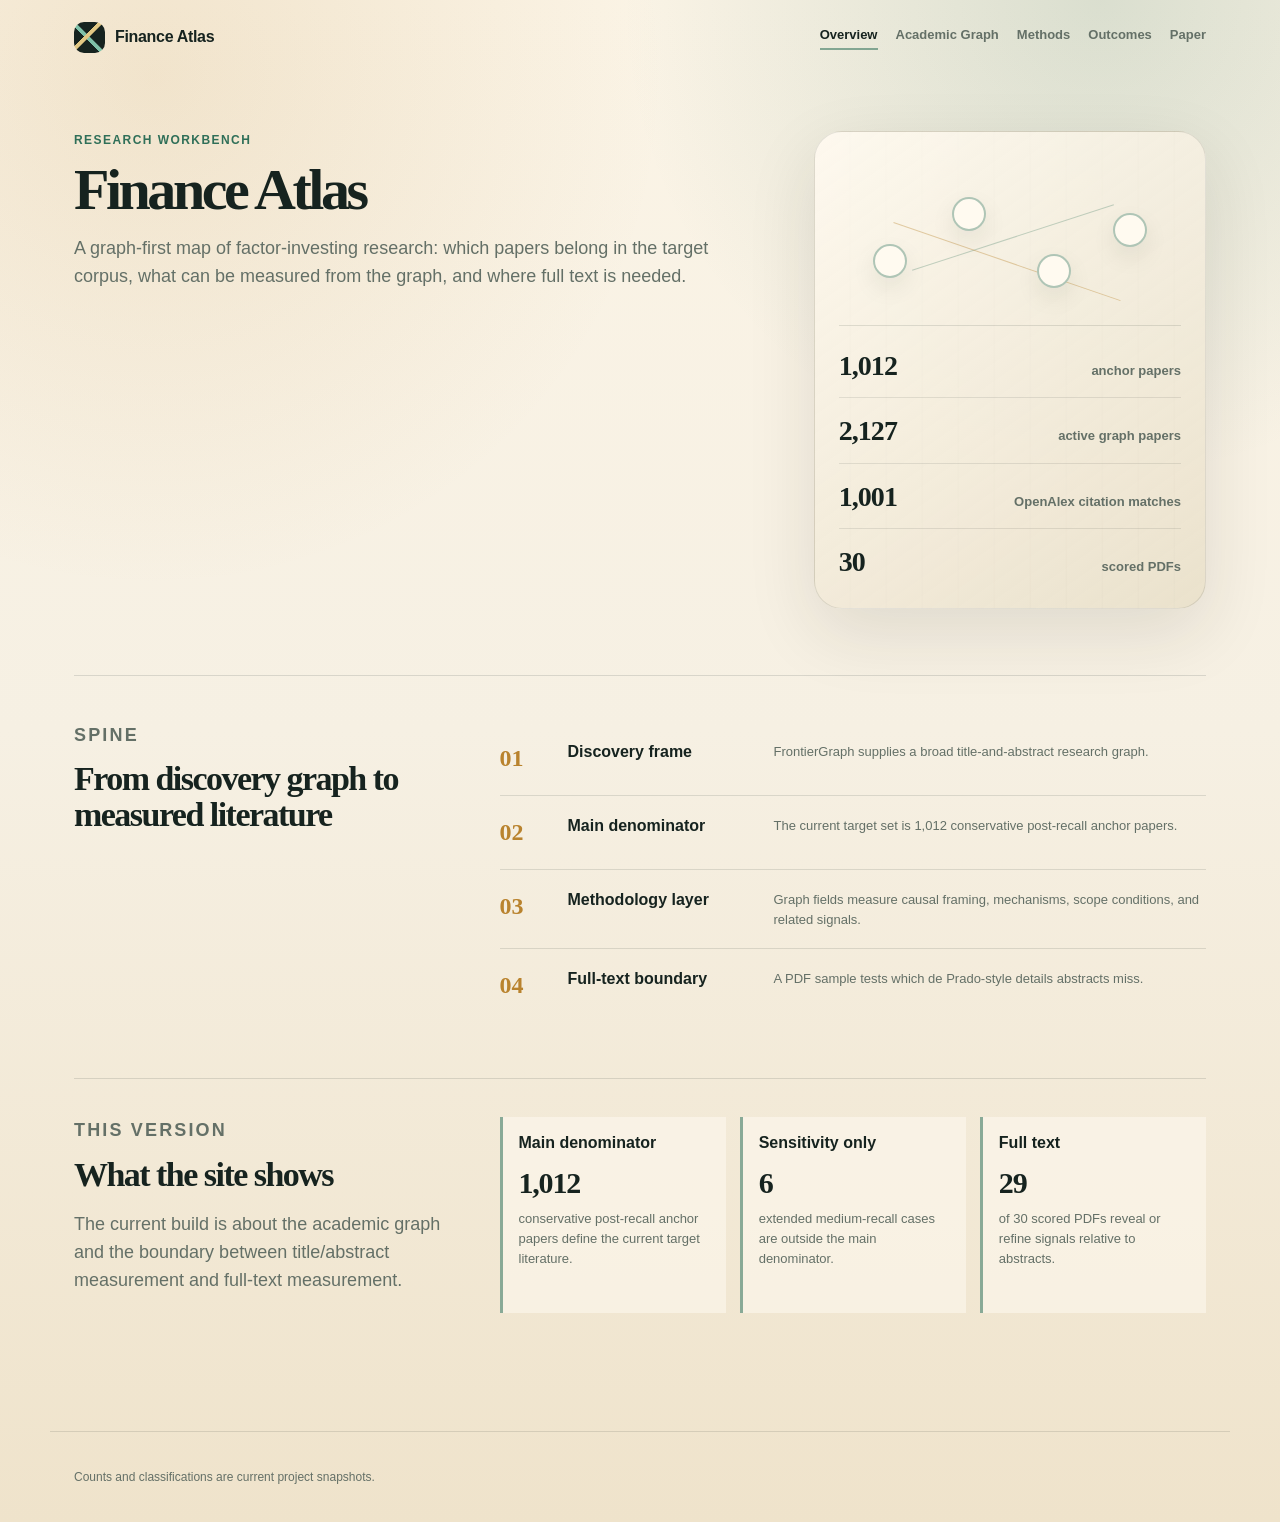
<file: index.html>
<!doctype html>
<html lang="en">
  <head>
    <meta charset="utf-8" />
    <meta name="viewport" content="width=device-width, initial-scale=1" />
    <title>Finance Atlas</title>
    <meta
      name="description"
      content="A graph-first research map for factor-investing papers, methodology signals, and downstream finance outcomes."
    />
    <link rel="icon" href="assets/favicon.svg" type="image/svg+xml" />
    <link rel="stylesheet" href="styles.css" />
  </head>
  <body data-page="home">
    <header class="site-header">
      <a class="brand" href="index.html" aria-label="Finance Atlas home">
        <span class="brand-mark" aria-hidden="true"></span>
        <span>Finance Atlas</span>
      </a>
      <nav class="top-nav" aria-label="Primary navigation">
        <a class="active" href="index.html">Overview</a>
        <a href="academic-map.html">Academic Graph</a>
        <a href="methods.html">Methods</a>
        <a href="bridge.html">Outcomes</a>
        <a href="paper.html">Paper</a>
      </nav>
    </header>

    <main>
      <section class="hero">
        <div class="hero-copy">
          <p class="eyebrow">Research workbench</p>
          <h1>Finance Atlas</h1>
          <p>
            A graph-first map of factor-investing research: which papers belong in the
            target corpus, what can be measured from the graph, and where full text is needed.
          </p>
        </div>
        <aside class="hero-aside" aria-label="Current snapshot">
          <div class="constellation" aria-hidden="true">
            <span></span><span></span><span></span><span></span>
          </div>
          <div class="metric-stack" data-home-metrics></div>
        </aside>
      </section>

      <section class="section-grid">
        <div class="section-copy">
          <p class="eyebrow">Spine</p>
          <h2>From discovery graph to measured literature</h2>
        </div>
        <ol class="workflow-list" data-home-workflow></ol>
      </section>

      <section class="section-grid compact">
        <div class="section-copy">
          <p class="eyebrow">This version</p>
          <h2>What the site shows</h2>
          <p>
            The current build is about the academic graph and the boundary between
            title/abstract measurement and full-text measurement.
          </p>
        </div>
        <div class="findings" data-home-findings></div>
      </section>
    </main>

    <footer class="site-footer">
      <p>Counts and classifications are current project snapshots.</p>
    </footer>

    <script src="app.js" type="module"></script>
  </body>
</html>
</file>
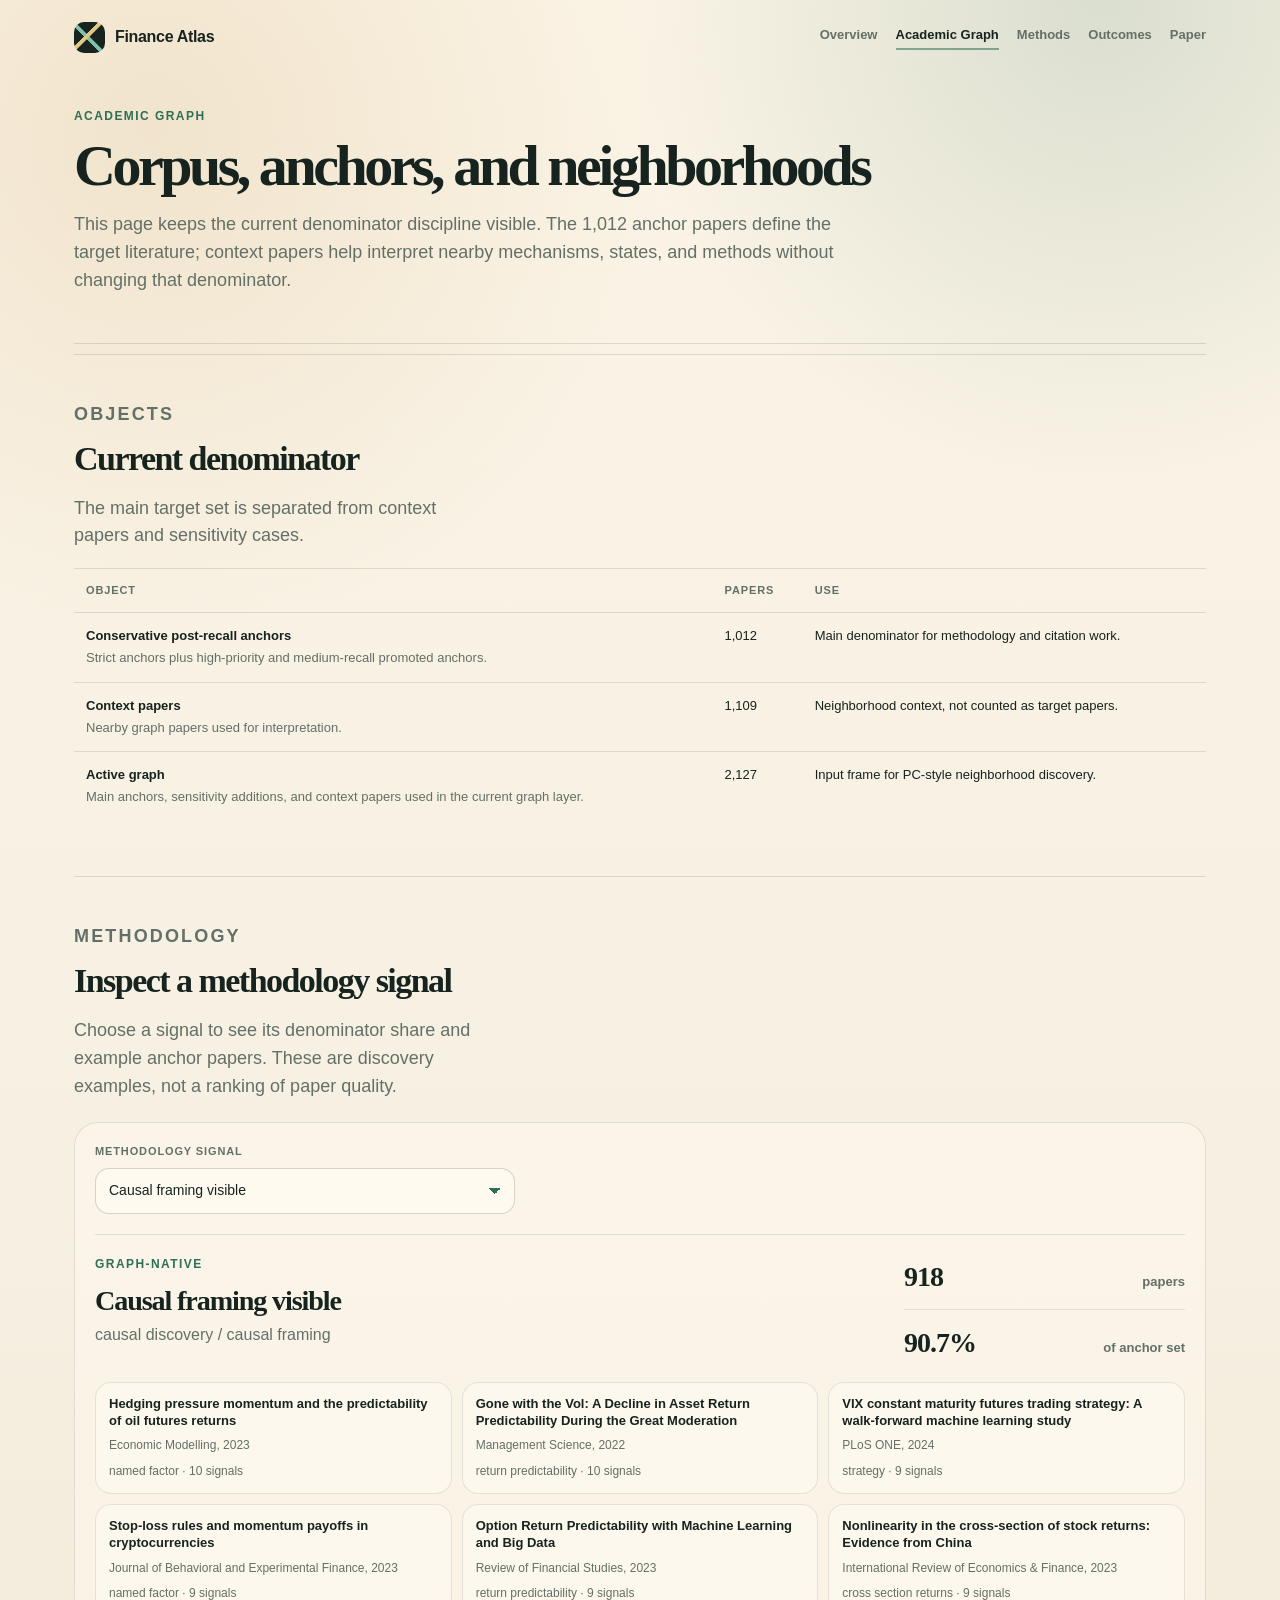
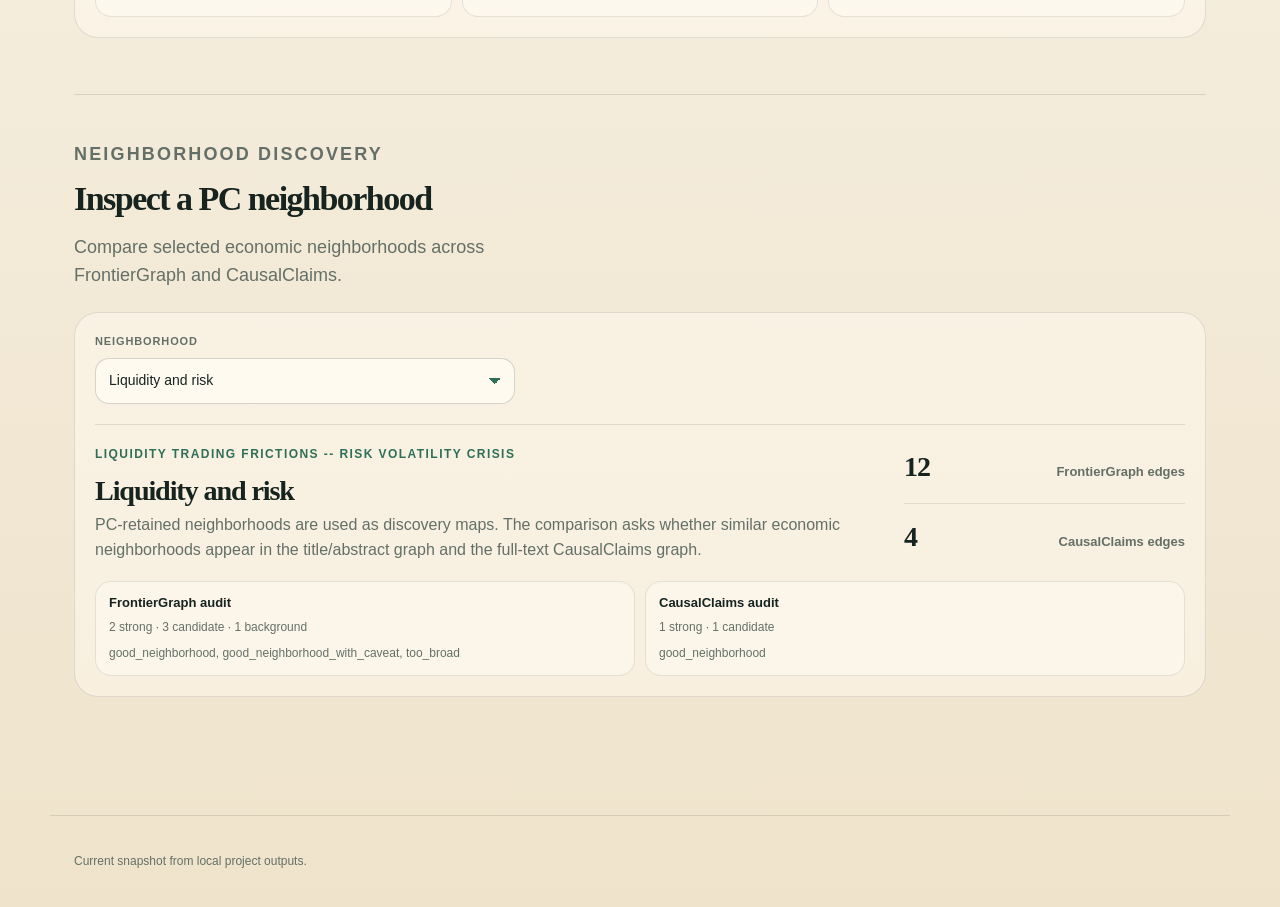
<file: academic-map.html>
<!doctype html>
<html lang="en">
  <head>
    <meta charset="utf-8" />
    <meta name="viewport" content="width=device-width, initial-scale=1" />
    <title>Academic Graph · Finance Atlas</title>
    <meta name="description" content="Academic corpus, graph neighborhoods, PC-style discovery, and methodology signals." />
    <link rel="icon" href="assets/favicon.svg" type="image/svg+xml" />
    <link rel="stylesheet" href="styles.css" />
  </head>
  <body data-page="academic">
    <header class="site-header">
      <a class="brand" href="index.html"><span class="brand-mark" aria-hidden="true"></span><span>Finance Atlas</span></a>
      <nav class="top-nav" aria-label="Primary navigation">
        <a href="index.html">Overview</a>
        <a class="active" href="academic-map.html">Academic Graph</a>
        <a href="methods.html">Methods</a>
        <a href="bridge.html">Outcomes</a>
        <a href="paper.html">Paper</a>
      </nav>
    </header>

    <main>
      <section class="page-hero">
        <p class="eyebrow">Academic graph</p>
        <h1>Corpus, anchors, and neighborhoods</h1>
        <p>
          This page keeps the current denominator discipline visible. The 1,012 anchor papers
          define the target literature; context papers help interpret nearby mechanisms, states,
          and methods without changing that denominator.
        </p>
      </section>

      <section class="panel-section">
        <div class="section-copy">
          <p class="eyebrow">Objects</p>
          <h2>Current denominator</h2>
          <p>The main target set is separated from context papers and sensitivity cases.</p>
        </div>
        <div data-denominator-summary></div>
      </section>

      <section class="panel-section">
        <div class="section-copy">
          <p class="eyebrow">Methodology</p>
          <h2>Inspect a methodology signal</h2>
          <p>
            Choose a signal to see its denominator share and example anchor papers.
            These are discovery examples, not a ranking of paper quality.
          </p>
        </div>
        <div data-methodology-explorer></div>
      </section>

      <section class="panel-section">
        <div class="section-copy">
          <p class="eyebrow">Neighborhood discovery</p>
          <h2>Inspect a PC neighborhood</h2>
          <p>
            Compare selected economic neighborhoods across FrontierGraph and CausalClaims.
          </p>
        </div>
        <div data-pc-explorer></div>
      </section>
    </main>

    <footer class="site-footer"><p>Current snapshot from local project outputs.</p></footer>
    <script src="app.js" type="module"></script>
  </body>
</html>
</file>
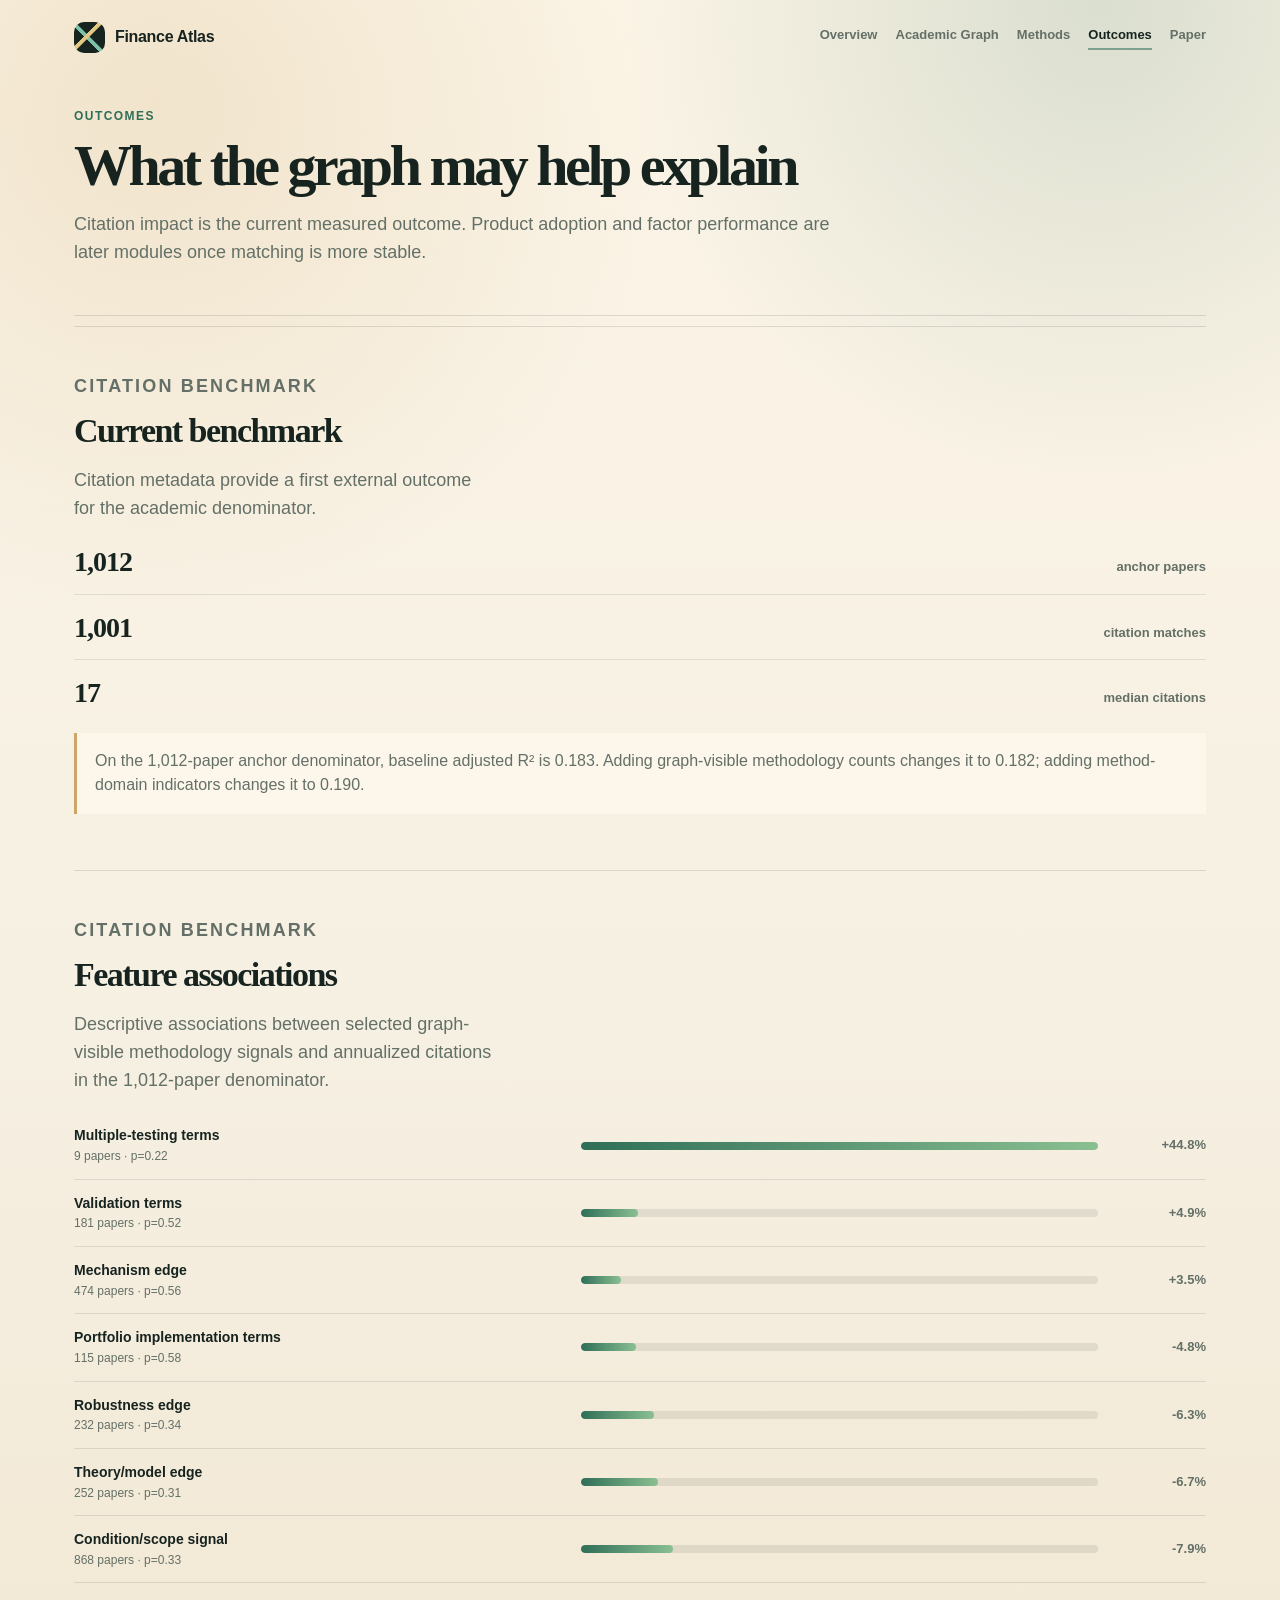
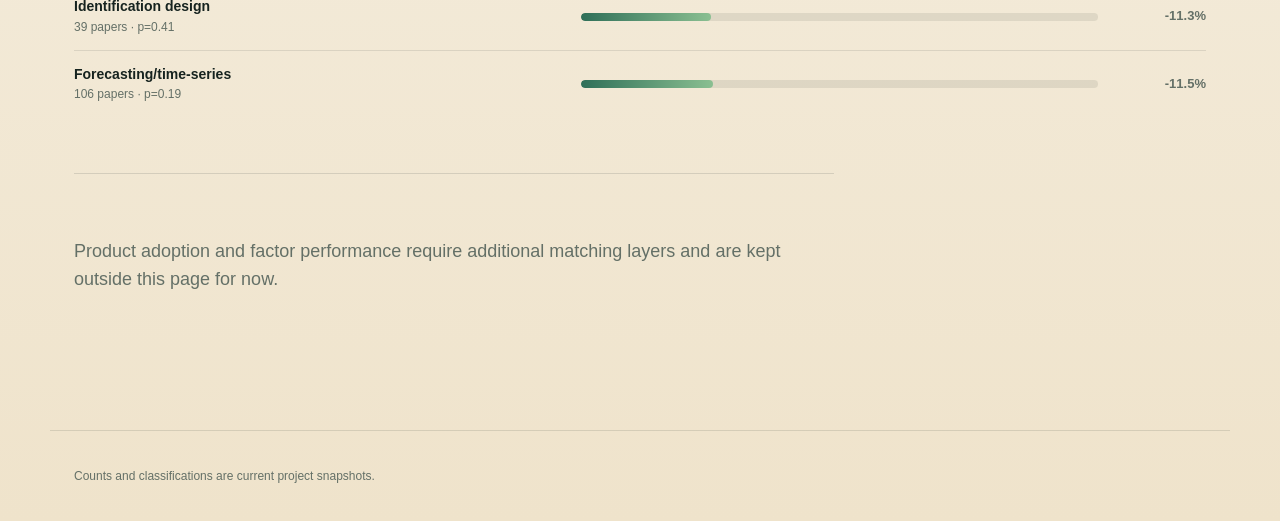
<file: bridge.html>
<!doctype html>
<html lang="en">
  <head>
    <meta charset="utf-8" />
    <meta name="viewport" content="width=device-width, initial-scale=1" />
    <title>Outcomes · Finance Atlas</title>
    <meta name="description" content="Outcome modules for citation impact, product adoption, and factor performance." />
    <link rel="icon" href="assets/favicon.svg" type="image/svg+xml" />
    <link rel="stylesheet" href="styles.css" />
  </head>
  <body data-page="outcomes">
    <header class="site-header">
      <a class="brand" href="index.html"><span class="brand-mark" aria-hidden="true"></span><span>Finance Atlas</span></a>
      <nav class="top-nav" aria-label="Primary navigation">
        <a href="index.html">Overview</a>
        <a href="academic-map.html">Academic Graph</a>
        <a href="methods.html">Methods</a>
        <a class="active" href="bridge.html">Outcomes</a>
        <a href="paper.html">Paper</a>
      </nav>
    </header>

    <main>
      <section class="page-hero">
        <p class="eyebrow">Outcomes</p>
        <h1>What the graph may help explain</h1>
        <p>
          Citation impact is the current measured outcome. Product adoption and factor
          performance are later modules once matching is more stable.
        </p>
      </section>

      <section class="panel-section">
        <div class="section-copy">
          <p class="eyebrow">Citation benchmark</p>
          <h2>Current benchmark</h2>
          <p>
            Citation metadata provide a first external outcome for the academic denominator.
          </p>
        </div>
        <div data-citation></div>
      </section>

      <section class="panel-section">
        <div class="section-copy">
          <p class="eyebrow">Citation benchmark</p>
          <h2>Feature associations</h2>
          <p>
            Descriptive associations between selected graph-visible methodology signals and
            annualized citations in the 1,012-paper denominator.
          </p>
        </div>
        <div data-citation-features></div>
      </section>

      <section class="panel-section compact-note">
        <p>
          Product adoption and factor performance require additional matching layers and are
          kept outside this page for now.
        </p>
      </section>
    </main>

    <footer class="site-footer"><p>Counts and classifications are current project snapshots.</p></footer>
    <script src="app.js" type="module"></script>
  </body>
</html>
</file>
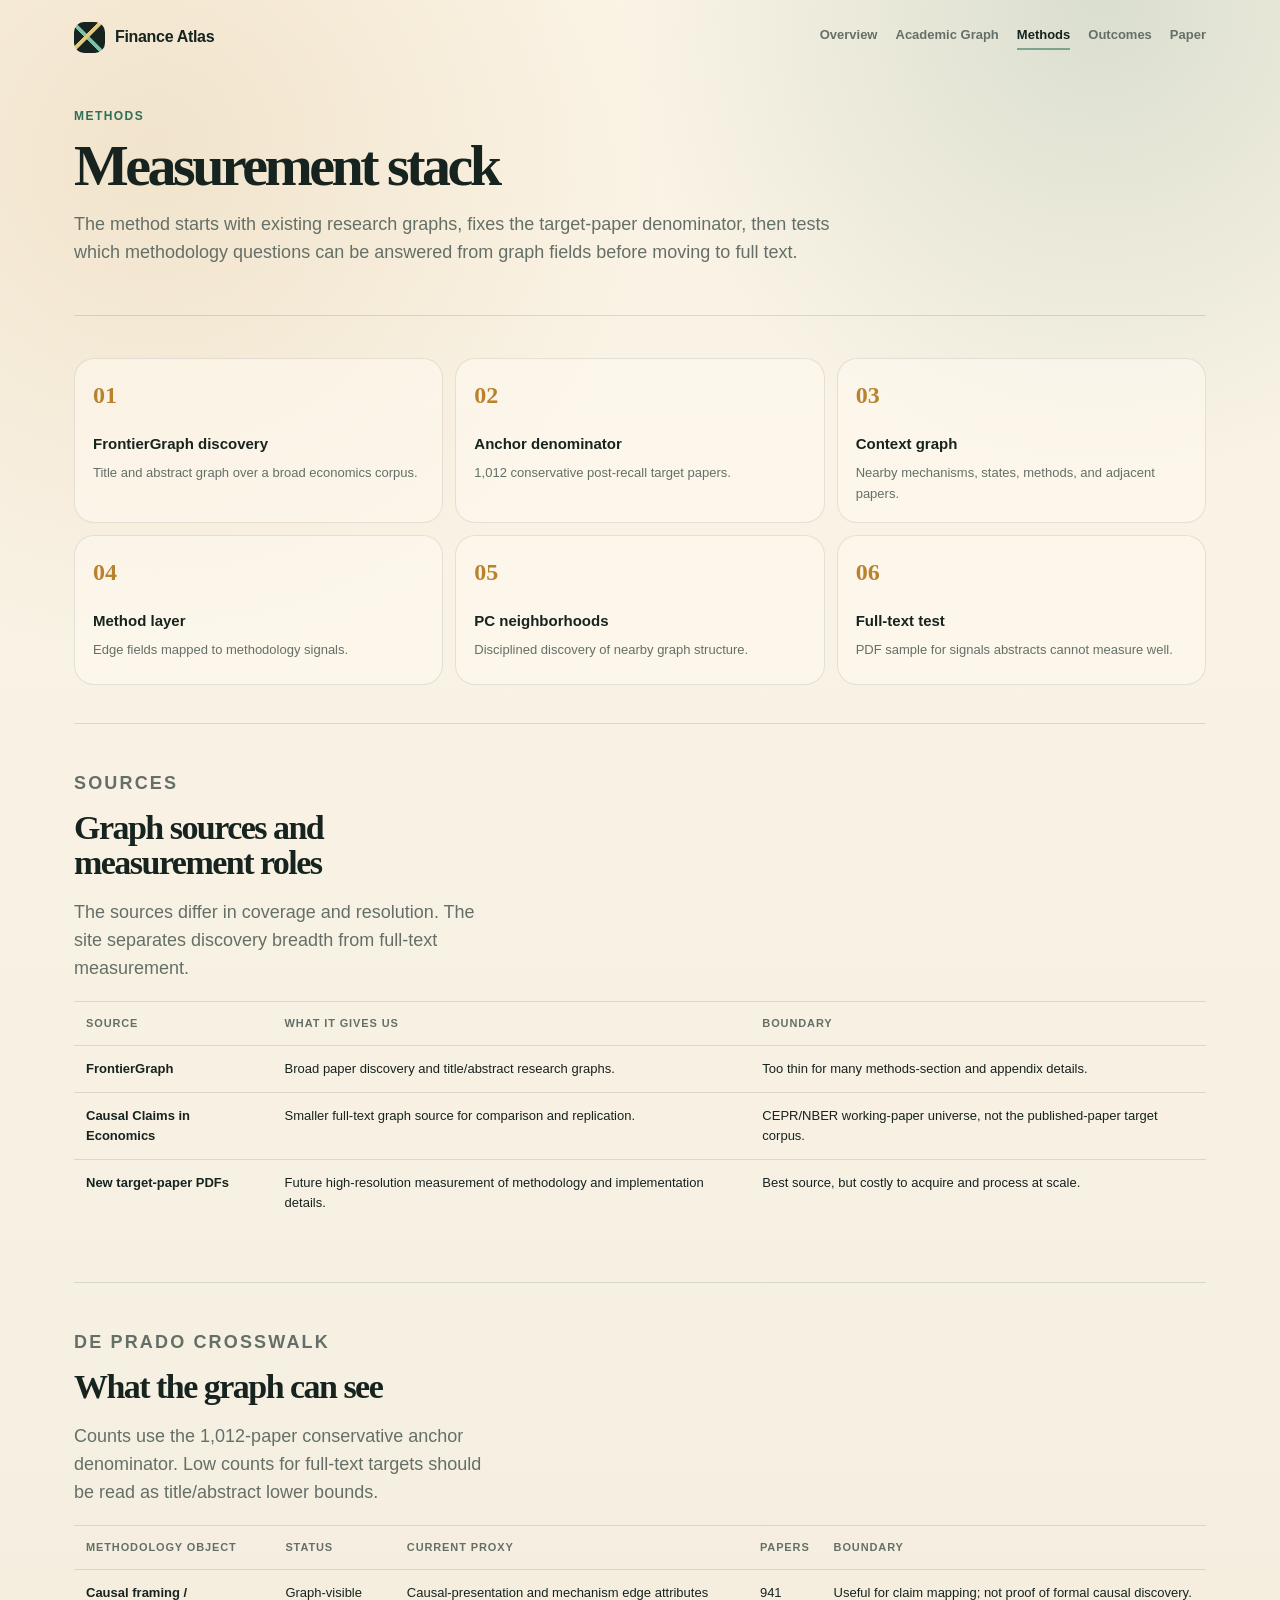
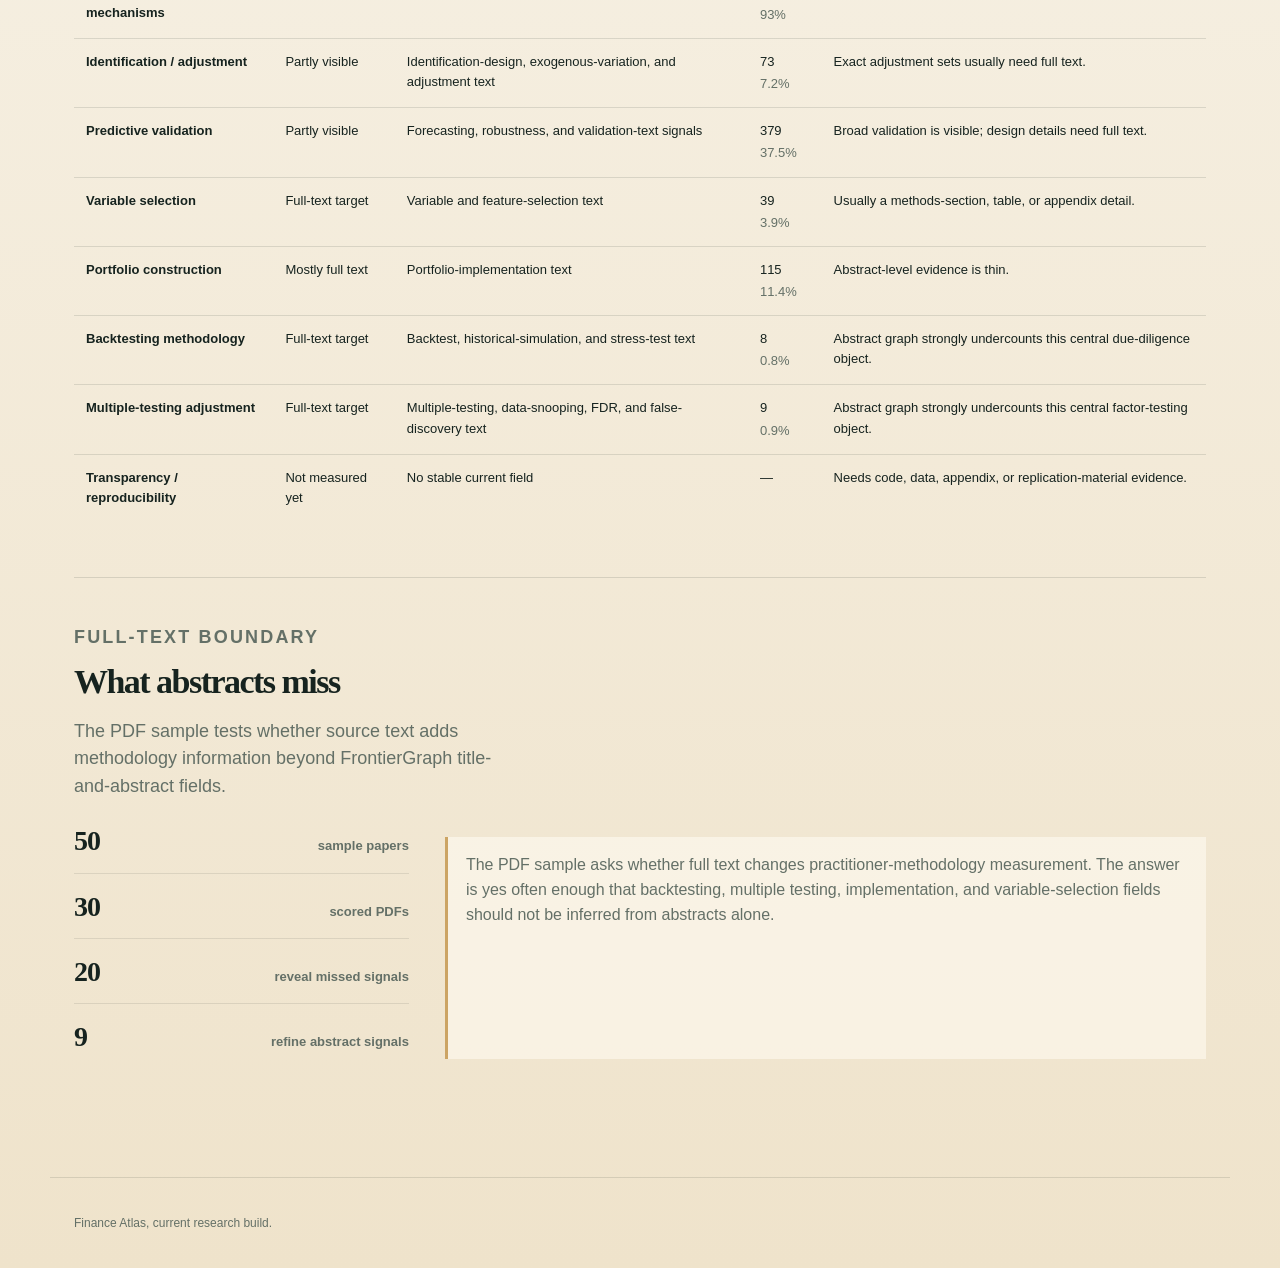
<file: methods.html>
<!doctype html>
<html lang="en">
  <head>
    <meta charset="utf-8" />
    <meta name="viewport" content="width=device-width, initial-scale=1" />
    <title>Methods · Finance Atlas</title>
    <meta name="description" content="Measurement stack for the Finance Atlas project." />
    <link rel="icon" href="assets/favicon.svg" type="image/svg+xml" />
    <link rel="stylesheet" href="styles.css" />
  </head>
  <body data-page="methods">
    <header class="site-header">
      <a class="brand" href="index.html"><span class="brand-mark" aria-hidden="true"></span><span>Finance Atlas</span></a>
      <nav class="top-nav" aria-label="Primary navigation">
        <a href="index.html">Overview</a>
        <a href="academic-map.html">Academic Graph</a>
        <a class="active" href="methods.html">Methods</a>
        <a href="bridge.html">Outcomes</a>
        <a href="paper.html">Paper</a>
      </nav>
    </header>

    <main>
      <section class="page-hero">
        <p class="eyebrow">Methods</p>
        <h1>Measurement stack</h1>
        <p>
          The method starts with existing research graphs, fixes the target-paper denominator,
          then tests which methodology questions can be answered from graph fields before
          moving to full text.
        </p>
      </section>

      <section class="method-flow" aria-label="Project pipeline">
        <article><span>01</span><strong>FrontierGraph discovery</strong><p>Title and abstract graph over a broad economics corpus.</p></article>
        <article><span>02</span><strong>Anchor denominator</strong><p>1,012 conservative post-recall target papers.</p></article>
        <article><span>03</span><strong>Context graph</strong><p>Nearby mechanisms, states, methods, and adjacent papers.</p></article>
        <article><span>04</span><strong>Method layer</strong><p>Edge fields mapped to methodology signals.</p></article>
        <article><span>05</span><strong>PC neighborhoods</strong><p>Disciplined discovery of nearby graph structure.</p></article>
        <article><span>06</span><strong>Full-text test</strong><p>PDF sample for signals abstracts cannot measure well.</p></article>
      </section>

      <section class="panel-section">
        <div class="section-copy">
          <p class="eyebrow">Sources</p>
          <h2>Graph sources and measurement roles</h2>
          <p>
            The sources differ in coverage and resolution. The site separates discovery breadth
            from full-text measurement.
          </p>
        </div>
        <div data-source-comparison></div>
      </section>

      <section class="panel-section">
        <div class="section-copy">
          <p class="eyebrow">de Prado crosswalk</p>
          <h2>What the graph can see</h2>
          <p>
            Counts use the 1,012-paper conservative anchor denominator. Low counts for full-text
            targets should be read as title/abstract lower bounds.
          </p>
        </div>
        <div data-visibility-table></div>
      </section>

      <section class="panel-section">
        <div class="section-copy">
          <p class="eyebrow">Full-text boundary</p>
          <h2>What abstracts miss</h2>
          <p>
            The PDF sample tests whether source text adds methodology information beyond
            FrontierGraph title-and-abstract fields.
          </p>
        </div>
        <div data-full-text-boundary></div>
      </section>
    </main>

    <footer class="site-footer"><p>Finance Atlas, current research build.</p></footer>
    <script src="app.js" type="module"></script>
  </body>
</html>
</file>
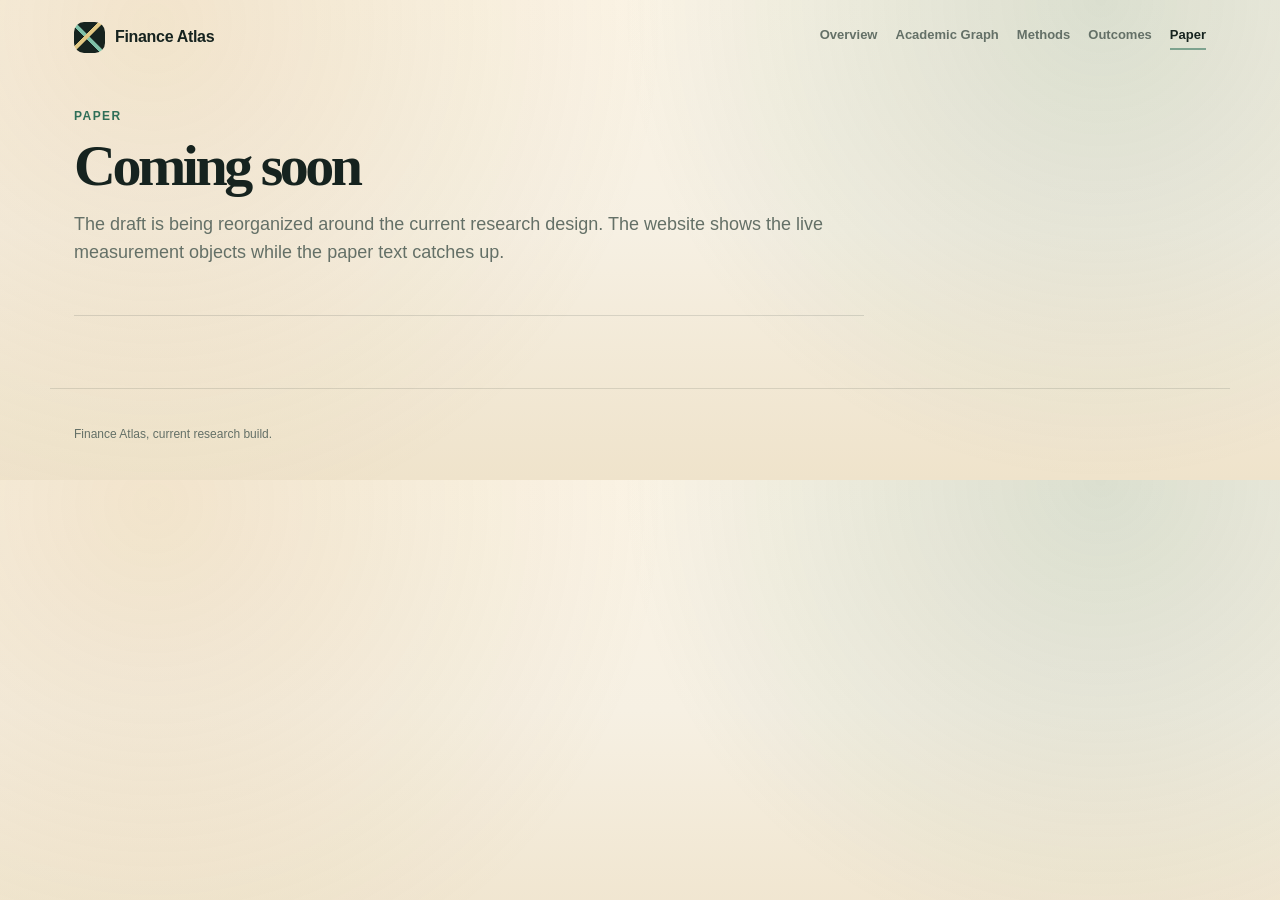
<file: paper.html>
<!doctype html>
<html lang="en">
  <head>
    <meta charset="utf-8" />
    <meta name="viewport" content="width=device-width, initial-scale=1" />
    <title>Paper · Finance Atlas</title>
    <meta name="description" content="Working paper status for the Finance Atlas project." />
    <link rel="icon" href="assets/favicon.svg" type="image/svg+xml" />
    <link rel="stylesheet" href="styles.css" />
  </head>
  <body data-page="paper">
    <header class="site-header">
      <a class="brand" href="index.html"><span class="brand-mark" aria-hidden="true"></span><span>Finance Atlas</span></a>
      <nav class="top-nav" aria-label="Primary navigation">
        <a href="index.html">Overview</a>
        <a href="academic-map.html">Academic Graph</a>
        <a href="methods.html">Methods</a>
        <a href="bridge.html">Outcomes</a>
        <a class="active" href="paper.html">Paper</a>
      </nav>
    </header>

    <main>
      <section class="page-hero narrow">
        <p class="eyebrow">Paper</p>
        <h1>Coming soon</h1>
        <p>
          The draft is being reorganized around the current research design. The website shows
          the live measurement objects while the paper text catches up.
        </p>
      </section>
    </main>

    <footer class="site-footer"><p>Finance Atlas, current research build.</p></footer>
    <script src="app.js" type="module"></script>
  </body>
</html>
</file>
<file: styles.css>
:root {
  color-scheme: light;
  --ink: #16231f;
  --muted: #647067;
  --paper: #f6f0e3;
  --panel: #fffaf0;
  --line: #d8cab0;
  --accent: #2f6f58;
  --accent-soft: #d8eadf;
  --gold: #b9832e;
  --red: #a4453a;
  --shadow: 0 24px 70px rgba(33, 39, 31, 0.11);
}

* {
  box-sizing: border-box;
}

body {
  margin: 0;
  background:
    radial-gradient(circle at 12% 5%, rgba(184, 131, 46, 0.14), transparent 32rem),
    radial-gradient(circle at 86% 0%, rgba(47, 111, 88, 0.16), transparent 30rem),
    linear-gradient(180deg, #fbf4e6 0%, var(--paper) 48%, #efe3cb 100%);
  color: var(--ink);
  font-family: "Avenir Next", "Gill Sans", "Trebuchet MS", sans-serif;
  line-height: 1.55;
}

a {
  color: inherit;
  text-decoration: none;
}

.site-header {
  align-items: center;
  display: flex;
  gap: 24px;
  justify-content: space-between;
  margin: 0 auto;
  max-width: 1180px;
  padding: 22px 24px 8px;
}

.brand {
  align-items: center;
  display: inline-flex;
  gap: 10px;
  font-weight: 850;
  letter-spacing: -0.02em;
}

.brand-mark {
  background:
    linear-gradient(135deg, transparent 39%, #e2c884 40% 48%, transparent 49%),
    linear-gradient(45deg, transparent 42%, #7fc1a8 43% 51%, transparent 52%),
    var(--ink);
  border-radius: 10px;
  display: inline-block;
  height: 31px;
  width: 31px;
}

.top-nav {
  align-items: center;
  color: var(--muted);
  display: flex;
  flex-wrap: wrap;
  gap: 18px;
  font-size: 13px;
  font-weight: 760;
}

.top-nav a {
  border-bottom: 2px solid transparent;
  padding-bottom: 3px;
}

.top-nav a.active,
.top-nav a:hover {
  border-color: rgba(47, 111, 88, 0.55);
  color: var(--ink);
}

main {
  margin: 0 auto;
  max-width: 1180px;
  padding: 0 24px 72px;
}

.hero {
  align-items: stretch;
  display: grid;
  gap: 44px;
  grid-template-columns: minmax(0, 1.1fr) minmax(330px, 0.62fr);
  padding: 70px 0 56px;
}

.hero-copy h1,
.page-hero h1 {
  font-family: "Iowan Old Style", "Palatino Linotype", Georgia, serif;
  font-size: clamp(38px, 5vw, 58px);
  letter-spacing: -0.06em;
  line-height: 0.96;
  margin: 0;
}

.hero-copy p:not(.eyebrow),
.page-hero p:not(.eyebrow),
.section-copy p,
.panel-section > p {
  color: var(--muted);
  font-size: 18px;
  max-width: 760px;
}

.eyebrow {
  color: var(--accent);
  font-size: 12px;
  font-weight: 900;
  letter-spacing: 0.12em;
  margin: 0 0 12px;
  text-transform: uppercase;
}

.hero-aside {
  background:
    linear-gradient(145deg, rgba(255, 250, 240, 0.9), rgba(230, 220, 196, 0.74)),
    repeating-linear-gradient(90deg, transparent 0 34px, rgba(22, 35, 31, 0.045) 35px 36px);
  border: 1px solid rgba(22, 35, 31, 0.11);
  border-radius: 28px;
  box-shadow: var(--shadow);
  padding: 24px;
}

.constellation {
  border-bottom: 1px solid rgba(22, 35, 31, 0.12);
  height: 170px;
  margin-bottom: 18px;
  position: relative;
}

.constellation::before,
.constellation::after {
  background: rgba(47, 111, 88, 0.28);
  content: "";
  height: 1px;
  left: 20%;
  position: absolute;
  top: 48%;
  transform: rotate(-18deg);
  width: 62%;
}

.constellation::after {
  background: rgba(185, 131, 46, 0.38);
  left: 14%;
  top: 62%;
  transform: rotate(19deg);
  width: 70%;
}

.constellation span {
  background: var(--panel);
  border: 2px solid rgba(47, 111, 88, 0.38);
  border-radius: 999px;
  box-shadow: 0 10px 24px rgba(22, 35, 31, 0.08);
  height: 34px;
  position: absolute;
  width: 34px;
  z-index: 1;
}

.constellation span:nth-child(1) { left: 10%; top: 52%; }
.constellation span:nth-child(2) { left: 33%; top: 24%; }
.constellation span:nth-child(3) { left: 58%; top: 58%; }
.constellation span:nth-child(4) { left: 80%; top: 34%; }

.metric-stack {
  display: grid;
  gap: 10px;
}

.metric-line {
  align-items: baseline;
  border-top: 1px solid rgba(22, 35, 31, 0.1);
  display: flex;
  gap: 18px;
  justify-content: space-between;
  padding: 11px 0 0;
}

.metric-line:first-child {
  border-top: 0;
  padding-top: 0;
}

.metric-line b {
  font-family: "Iowan Old Style", "Palatino Linotype", Georgia, serif;
  font-size: 28px;
  letter-spacing: -0.035em;
  white-space: nowrap;
}

.metric-line span {
  color: var(--muted);
  font-size: 13px;
  font-weight: 760;
  text-align: right;
}

.page-hero {
  border-bottom: 1px solid rgba(22, 35, 31, 0.13);
  padding: 46px 0 30px;
}

.page-hero.narrow {
  max-width: 790px;
}

.section-grid,
.two-column,
.panel-section {
  border-top: 1px solid rgba(22, 35, 31, 0.13);
  display: grid;
  gap: 44px;
  margin-top: 10px;
  padding: 46px 0;
}

.section-grid {
  grid-template-columns: minmax(260px, 0.54fr) minmax(0, 1fr);
}

.section-grid.compact {
  padding-top: 38px;
}

.two-column {
  grid-template-columns: repeat(2, minmax(0, 1fr));
}

.two-column.wide-left {
  grid-template-columns: minmax(0, 1.25fr) minmax(280px, 0.75fr);
}

.panel-section {
  display: block;
}

.section-copy {
  max-width: 420px;
}

h2 {
  font-family: "Iowan Old Style", "Palatino Linotype", Georgia, serif;
  font-size: clamp(24px, 2.8vw, 34px);
  letter-spacing: -0.045em;
  line-height: 1.05;
  margin: 0;
}

.workflow-list {
  counter-reset: step;
  display: grid;
  gap: 0;
  list-style: none;
  margin: 0;
  padding: 0;
}

.workflow-list li {
  border-top: 1px solid rgba(22, 35, 31, 0.12);
  display: grid;
  gap: 16px;
  grid-template-columns: 52px 190px minmax(0, 1fr);
  padding: 18px 0;
}

.workflow-list li:first-child {
  border-top: 0;
}

.workflow-list span,
.method-flow span {
  color: var(--gold);
  font-family: "Iowan Old Style", "Palatino Linotype", Georgia, serif;
  font-size: 24px;
  font-weight: 800;
}

.workflow-list strong,
.module-row strong,
.finding span {
  font-weight: 850;
}

.workflow-list p,
.module-row p,
.finding p,
td p {
  color: var(--muted);
  font-size: 13px;
  margin: 2px 0 0;
}

.findings {
  display: grid;
  gap: 14px;
  grid-template-columns: repeat(3, minmax(0, 1fr));
}

.finding {
  background: rgba(255, 250, 240, 0.56);
  border-left: 3px solid rgba(47, 111, 88, 0.55);
  padding: 14px 16px;
}

.finding b {
  display: block;
  font-family: "Iowan Old Style", "Palatino Linotype", Georgia, serif;
  font-size: 30px;
  letter-spacing: -0.04em;
  margin-top: 4px;
}

.bar-row {
  align-items: center;
  border-top: 1px solid rgba(22, 35, 31, 0.11);
  display: grid;
  gap: 16px;
  grid-template-columns: minmax(210px, 0.95fr) minmax(170px, 1fr) 92px;
  padding: 13px 0;
}

.bar-row:first-child {
  border-top: 0;
}

.bar-label strong {
  display: block;
  font-size: 14px;
}

.bar-label span {
  color: var(--muted);
  display: block;
  font-size: 12px;
}

.bar-track {
  background: rgba(22, 35, 31, 0.09);
  border-radius: 999px;
  height: 8px;
  overflow: hidden;
}

.bar-fill {
  background: linear-gradient(90deg, var(--accent), #8abf91);
  border-radius: inherit;
  height: 100%;
}

.bar-row > b {
  color: var(--muted);
  font-size: 13px;
  text-align: right;
}

.module-list {
  display: grid;
  gap: 10px;
}

.module-row {
  align-items: center;
  border-top: 1px solid rgba(22, 35, 31, 0.11);
  display: flex;
  gap: 18px;
  justify-content: space-between;
  padding: 14px 0;
}

.module-row:first-child {
  border-top: 0;
}

.module-row span {
  background: rgba(47, 111, 88, 0.1);
  border: 1px solid rgba(47, 111, 88, 0.16);
  border-radius: 999px;
  color: var(--accent);
  flex: 0 0 auto;
  font-size: 12px;
  font-weight: 850;
  padding: 5px 9px;
}

.table-wrap {
  margin-top: 18px;
  overflow-x: auto;
}

table {
  border-collapse: collapse;
  min-width: 760px;
  width: 100%;
}

th,
td {
  border-top: 1px solid rgba(22, 35, 31, 0.12);
  padding: 13px 12px;
  text-align: left;
  vertical-align: top;
}

th {
  color: var(--muted);
  font-size: 11px;
  font-weight: 900;
  letter-spacing: 0.08em;
  text-transform: uppercase;
}

td {
  font-size: 13px;
}

.split-panel {
  display: grid;
  gap: 36px;
  grid-template-columns: minmax(220px, 0.44fr) minmax(0, 1fr);
  margin-top: 18px;
}

.quiet-list,
.compact-checklist {
  list-style: none;
  margin: 0;
  padding: 0;
}

.quiet-list li,
.compact-checklist li {
  border-top: 1px solid rgba(22, 35, 31, 0.11);
  padding: 12px 0;
}

.quiet-list li:first-child,
.compact-checklist li:first-child {
  border-top: 0;
}

.quiet-list strong {
  display: block;
}

.quiet-list span {
  color: var(--muted);
  font-size: 12px;
}

.note-block {
  background: rgba(255, 250, 240, 0.62);
  border-left: 3px solid rgba(185, 131, 46, 0.7);
  color: var(--muted);
  margin-top: 18px;
  padding: 16px 18px;
}

.compact-note {
  color: var(--muted);
  font-size: 16px;
  max-width: 760px;
}

.method-flow {
  display: grid;
  gap: 12px;
  grid-template-columns: repeat(3, minmax(0, 1fr));
  padding: 42px 0 28px;
}

.method-flow article {
  background: rgba(255, 250, 240, 0.55);
  border: 1px solid rgba(22, 35, 31, 0.1);
  border-radius: 20px;
  min-height: 150px;
  padding: 18px;
}

.method-flow strong {
  display: block;
  font-size: 15px;
  margin-top: 18px;
}

.method-flow p {
  color: var(--muted);
  font-size: 13px;
  margin: 8px 0 0;
}

.explorer-panel {
  background: rgba(255, 250, 240, 0.5);
  border: 1px solid rgba(22, 35, 31, 0.11);
  border-radius: 24px;
  margin-top: 22px;
  padding: 20px;
}

.field-control {
  display: grid;
  gap: 8px;
  max-width: 420px;
}

.field-control span {
  color: var(--muted);
  font-size: 11px;
  font-weight: 900;
  letter-spacing: 0.08em;
  text-transform: uppercase;
}

.field-control select {
  appearance: none;
  background:
    linear-gradient(45deg, transparent 50%, var(--accent) 50%),
    linear-gradient(135deg, var(--accent) 50%, transparent 50%),
    var(--panel);
  background-position:
    calc(100% - 19px) 50%,
    calc(100% - 13px) 50%,
    100% 0;
  background-size: 6px 6px, 6px 6px, 2.8rem 100%;
  background-repeat: no-repeat;
  border: 1px solid rgba(22, 35, 31, 0.18);
  border-radius: 14px;
  color: var(--ink);
  font: inherit;
  font-size: 14px;
  padding: 11px 46px 11px 13px;
}

.explorer-summary {
  border-top: 1px solid rgba(22, 35, 31, 0.11);
  display: grid;
  gap: 28px;
  grid-template-columns: minmax(0, 1fr) minmax(220px, 0.36fr);
  margin-top: 20px;
  padding-top: 20px;
}

.explorer-summary h3 {
  font-family: "Iowan Old Style", "Palatino Linotype", Georgia, serif;
  font-size: clamp(22px, 2.2vw, 30px);
  letter-spacing: -0.04em;
  line-height: 1.05;
  margin: 0;
}

.explorer-summary p:not(.eyebrow) {
  color: var(--muted);
  margin: 8px 0 0;
}

.paper-card-grid {
  display: grid;
  gap: 10px;
  grid-template-columns: repeat(3, minmax(0, 1fr));
  margin-top: 18px;
}

.paper-card-grid.two {
  grid-template-columns: repeat(2, minmax(0, 1fr));
}

.paper-card {
  background: rgba(255, 250, 240, 0.62);
  border: 1px solid rgba(22, 35, 31, 0.1);
  border-radius: 16px;
  padding: 13px;
}

.paper-card strong {
  display: block;
  font-size: 13px;
  line-height: 1.28;
}

.paper-card p,
.paper-card span {
  color: var(--muted);
  display: block;
  font-size: 12px;
  margin: 7px 0 0;
}

.term {
  border-bottom: 1px dotted rgba(22, 35, 31, 0.48);
  cursor: help;
  position: relative;
}

.term::after {
  background: var(--ink);
  border-radius: 10px;
  color: #fffaf0;
  content: attr(data-tip);
  font-size: 12px;
  left: 0;
  line-height: 1.35;
  opacity: 0;
  padding: 9px 10px;
  pointer-events: none;
  position: absolute;
  top: calc(100% + 8px);
  transform: translateY(-3px);
  transition: opacity 140ms ease, transform 140ms ease;
  width: min(280px, 78vw);
  z-index: 5;
}

.term:hover::after,
.term:focus::after {
  opacity: 1;
  transform: translateY(0);
}

.site-footer {
  border-top: 1px solid rgba(22, 35, 31, 0.12);
  color: var(--muted);
  font-size: 12px;
  margin: 0 auto;
  max-width: 1180px;
  padding: 24px;
}

@media (max-width: 860px) {
  .site-header,
  .hero,
  .section-grid,
  .two-column,
  .two-column.wide-left,
  .split-panel,
  .method-flow,
  .explorer-summary,
  .paper-card-grid {
    grid-template-columns: 1fr;
  }

  .site-header {
    align-items: flex-start;
    display: grid;
  }

  .hero {
    padding-top: 42px;
  }

  .workflow-list li,
  .bar-row {
    grid-template-columns: 1fr;
  }

  .findings {
    grid-template-columns: 1fr;
  }
}
</file>
